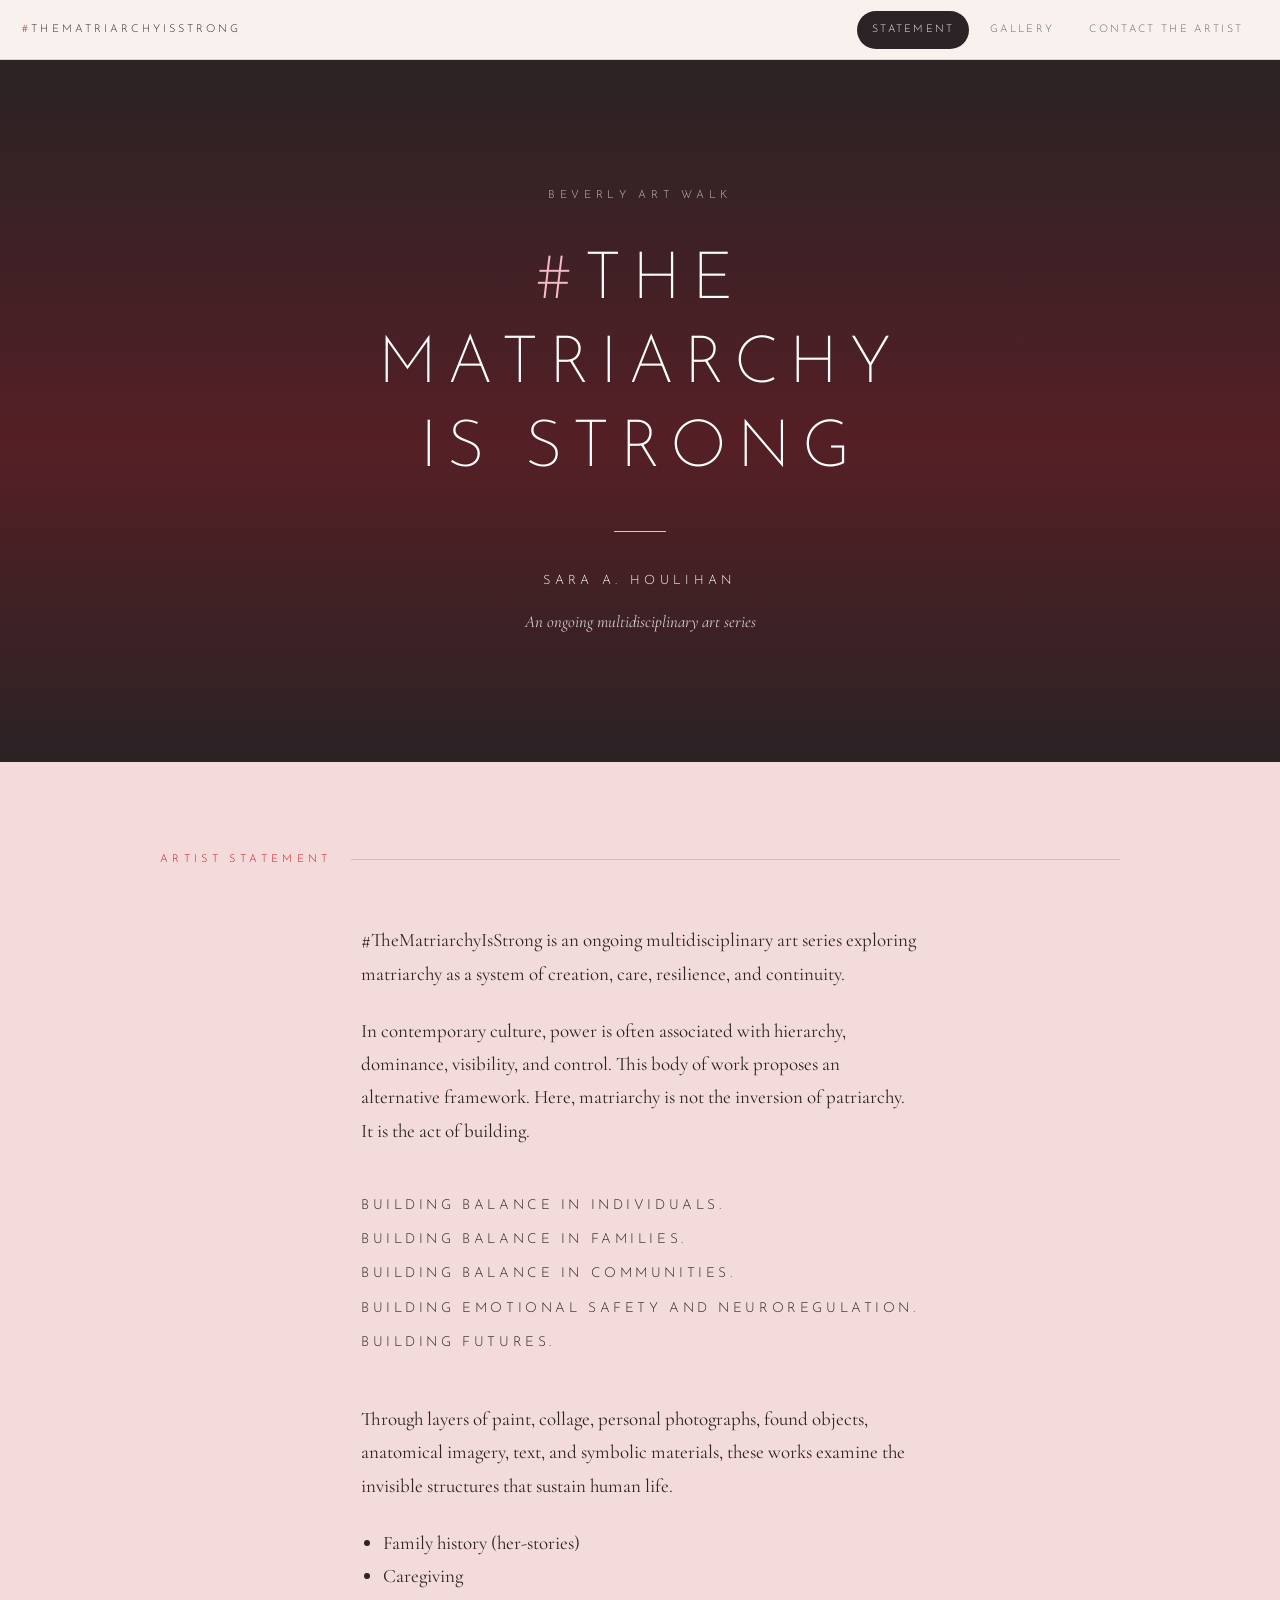
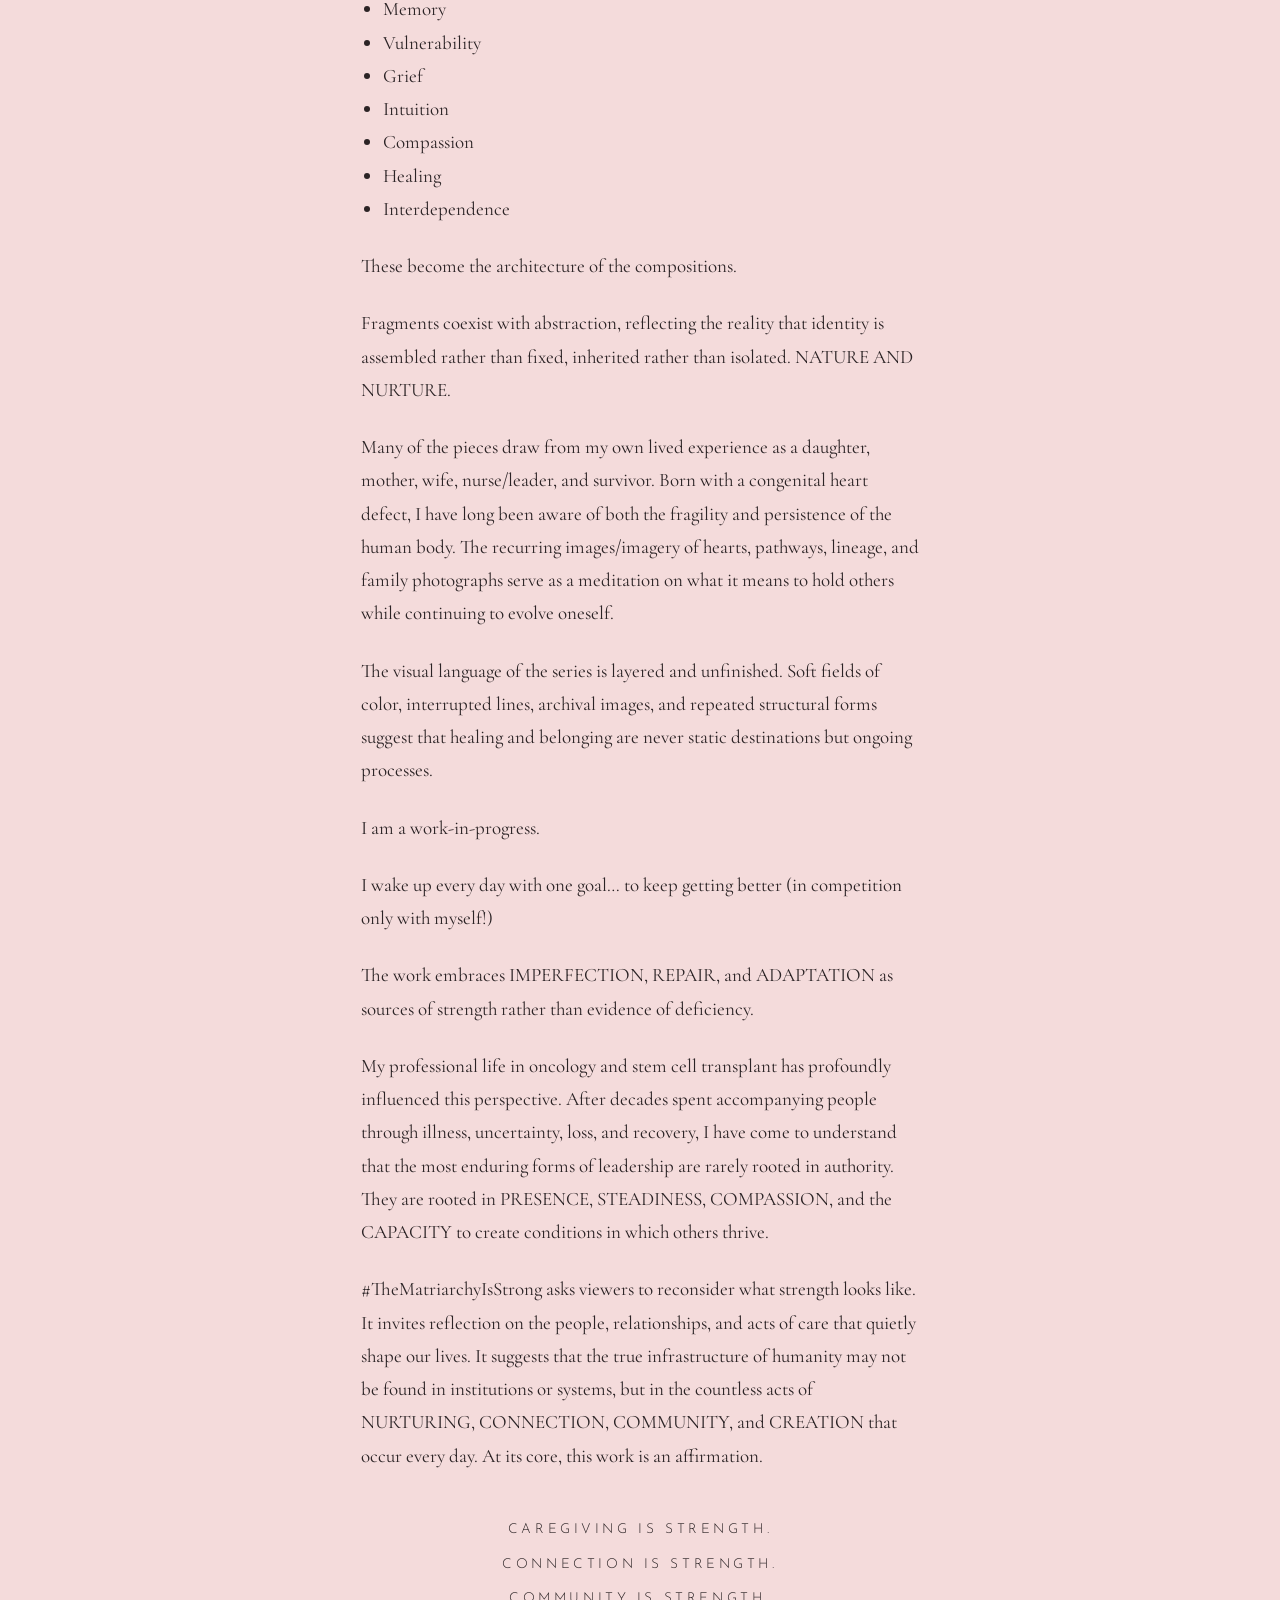
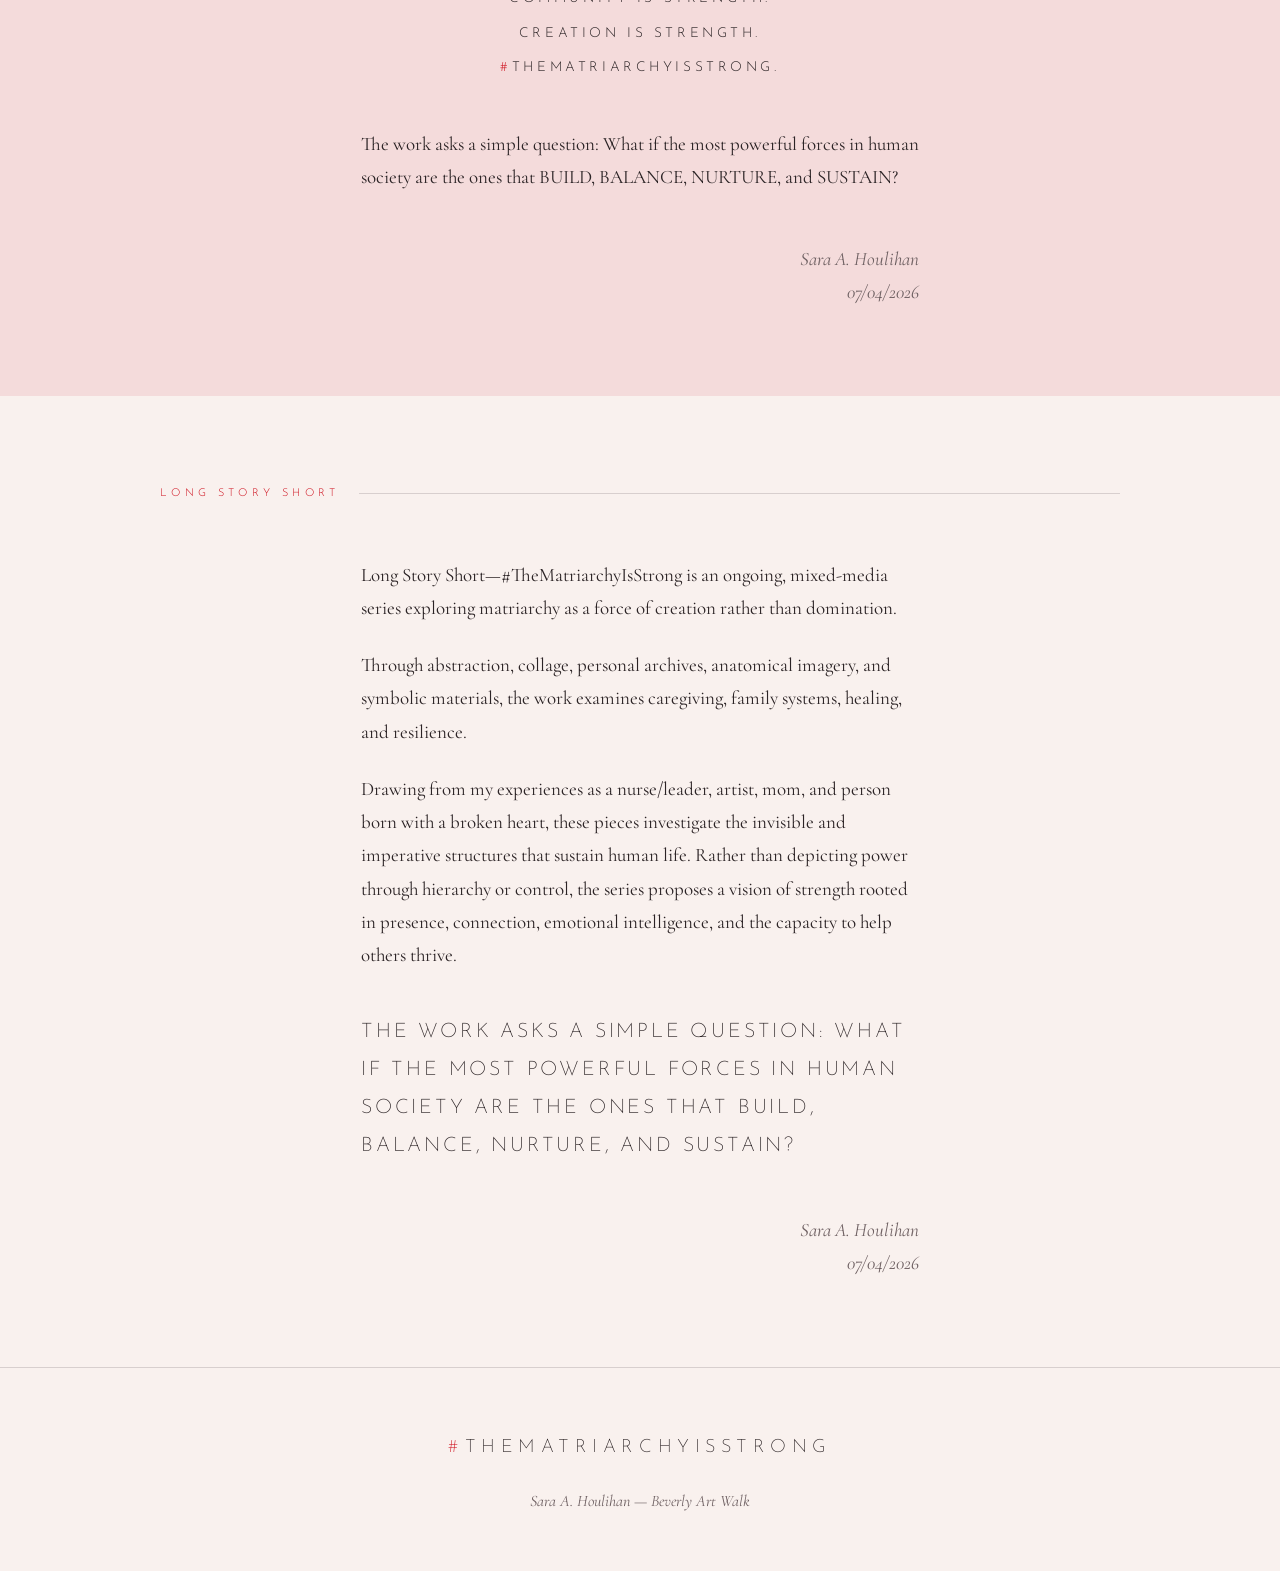
<file: index.html>
<!DOCTYPE html>
<html lang="en">
<head>
<meta charset="UTF-8">
<meta name="viewport" content="width=device-width, initial-scale=1.0, viewport-fit=cover">
<title>#TheMatriarchyIsStrong — Sara A. Houlihan — Beverly Art Walk</title>
<link rel="preconnect" href="https://fonts.googleapis.com">
<link rel="preconnect" href="https://fonts.gstatic.com" crossorigin>
<link href="https://fonts.googleapis.com/css2?family=Josefin+Sans:wght@200;300;400&family=Cormorant+Garamond:ital,wght@0,400;0,500;1,400&display=swap" rel="stylesheet">
<link rel="stylesheet" href="css/style.css">
</head>
<body>

<nav aria-label="Site">
  <span class="mark"><em>#</em>TheMatriarchyIsStrong</span>
  <div class="tabs" role="tablist" aria-label="Site sections">
    <button type="button" role="tab" id="tab-statement-btn" aria-selected="true" aria-controls="panel-statement" class="active" onclick="showTab('statement')">Statement</button>
    <button type="button" role="tab" id="tab-gallery-btn" aria-selected="false" aria-controls="panel-gallery" onclick="showTab('gallery')">Gallery</button>
    <button type="button" role="tab" id="tab-contact-btn" aria-selected="false" aria-controls="panel-contact" class="contact-btn" onclick="showTab('contact')"><span class="long">Contact the Artist</span><span class="short">Contact</span></button>
  </div>
</nav>

<!-- ================= STATEMENT PANEL ================= -->
<div class="panel active" id="panel-statement" role="tabpanel" aria-labelledby="tab-statement-btn">

  <header class="hero">
    <div class="hero-bg" aria-hidden="true">
      <div class="hero-bg-layer" style="background-image:url(images/hero/hero-01.jpg);animation-delay:0s"></div>
      <div class="hero-bg-layer" style="background-image:url(images/hero/hero-02.jpg);animation-delay:5s"></div>
      <div class="hero-bg-layer" style="background-image:url(images/hero/hero-03.jpg);animation-delay:10s"></div>
      <div class="hero-bg-layer" style="background-image:url(images/hero/hero-04.jpg);animation-delay:15s"></div>
      <div class="hero-bg-layer" style="background-image:url(images/hero/hero-05.jpg);animation-delay:20s"></div>
      <div class="hero-bg-layer" style="background-image:url(images/hero/hero-06.jpg);animation-delay:25s"></div>
      <div class="hero-bg-layer" style="background-image:url(images/hero/hero-07.jpg);animation-delay:30s"></div>
      <div class="hero-bg-layer" style="background-image:url(images/hero/hero-08.jpg);animation-delay:35s"></div>
      <div class="hero-bg-layer" style="background-image:url(images/hero/hero-09.jpg);animation-delay:40s"></div>
    </div>
    <div class="hero-scrim" aria-hidden="true"></div>
    <div class="hero-content">
      <p class="eyebrow">Beverly Art Walk</p>
      <h1><span class="hash">#</span>The Matriarchy Is&nbsp;Strong</h1>
      <div class="rule" aria-hidden="true"></div>
      <p class="byline">Sara A. Houlihan</p>
      <p class="venue">An ongoing multidisciplinary art series</p>
    </div>
  </header>

  <!-- ================= ARTIST STATEMENT (verbatim from Matriarchy is Strong.txt) ================= -->
  <section id="statement-text">
    <div class="shell">
      <p class="section-label">Artist Statement</p>
      <div class="prose reveal">
        <p>#TheMatriarchyIsStrong is an ongoing multidisciplinary art series exploring matriarchy as a system of creation, care, resilience, and continuity.</p>
        <p>In contemporary culture, power is often associated with hierarchy, dominance, visibility, and control. This body of work proposes an alternative framework. Here, matriarchy is not the inversion of patriarchy. It is the act of building.</p>
        <ul class="litany">
          <li>BUILDING BALANCE IN INDIVIDUALS.</li>
          <li>BUILDING BALANCE IN FAMILIES.</li>
          <li>BUILDING BALANCE IN COMMUNITIES.</li>
          <li>BUILDING EMOTIONAL SAFETY AND NEUROREGULATION.</li>
          <li>BUILDING FUTURES.</li>
        </ul>
        <p>Through layers of paint, collage, personal photographs, found objects, anatomical imagery, text, and symbolic materials, these works examine the invisible structures that sustain human life.</p>
        <ul class="plain">
          <li>Family history (her-stories)</li>
          <li>Caregiving</li>
          <li>Memory</li>
          <li>Vulnerability</li>
          <li>Grief</li>
          <li>Intuition</li>
          <li>Compassion</li>
          <li>Healing</li>
          <li>Interdependence</li>
        </ul>
        <p>These become the architecture of the compositions.</p>
        <p>Fragments coexist with abstraction, reflecting the reality that identity is assembled rather than fixed, inherited rather than isolated. NATURE AND NURTURE.</p>
        <p>Many of the pieces draw from my own lived experience as a daughter, mother, wife, nurse/leader, and survivor. Born with a congenital heart defect, I have long been aware of both the fragility and persistence of the human body. The recurring images/imagery of hearts, pathways, lineage, and family photographs serve as a meditation on what it means to hold others while continuing to evolve oneself.</p>
        <p>The visual language of the series is layered and unfinished. Soft fields of color, interrupted lines, archival images, and repeated structural forms suggest that healing and belonging are never static destinations but ongoing processes.</p>
        <p>I am a work-in-progress.</p>
        <p>I wake up every day with one goal&hellip; to keep getting better (in competition only with myself!)</p>
        <p>The work embraces IMPERFECTION, REPAIR, and ADAPTATION as sources of strength rather than evidence of deficiency.</p>
        <p>My professional life in oncology and stem cell transplant has profoundly influenced this perspective. After decades spent accompanying people through illness, uncertainty, loss, and recovery, I have come to understand that the most enduring forms of leadership are rarely rooted in authority. They are rooted in PRESENCE, STEADINESS, COMPASSION, and the CAPACITY to create conditions in which others thrive.</p>
        <p>#TheMatriarchyIsStrong asks viewers to reconsider what strength looks like. It invites reflection on the people, relationships, and acts of care that quietly shape our lives. It suggests that the true infrastructure of humanity may not be found in institutions or systems, but in the countless acts of NURTURING, CONNECTION, COMMUNITY, and CREATION that occur every day. At its core, this work is an affirmation.</p>
        <ul class="affirmation">
          <li>CAREGIVING IS STRENGTH.</li>
          <li>CONNECTION IS STRENGTH.</li>
          <li>COMMUNITY IS STRENGTH.</li>
          <li>CREATION IS STRENGTH.</li>
          <li><span class="hash">#</span>TheMatriarchyIsStrong.</li>
        </ul>
        <p>The work asks a simple question: What if the most powerful forces in human society are the ones that BUILD, BALANCE, NURTURE, and SUSTAIN?</p>
        <p class="signature">Sara A. Houlihan<br>07/04/2026</p>
      </div>
    </div>
  </section>

  <!-- ================= LONG STORY SHORT (verbatim) ================= -->
  <section id="about">
    <div class="shell">
      <p class="section-label">Long Story Short</p>
      <div class="prose reveal">
        <p>Long Story Short&mdash;#TheMatriarchyIsStrong is an ongoing, mixed-media series exploring matriarchy as a force of creation rather than domination.</p>
        <p>Through abstraction, collage, personal archives, anatomical imagery, and symbolic materials, the work examines caregiving, family systems, healing, and resilience.</p>
        <p>Drawing from my experiences as a nurse/leader, artist, mom, and person born with a broken heart, these pieces investigate the invisible and imperative structures that sustain human life. Rather than depicting power through hierarchy or control, the series proposes a vision of strength rooted in presence, connection, emotional intelligence, and the capacity to help others thrive.</p>
        <p class="lss-question">The work asks a simple question: What if the most powerful forces in human society are the ones that build, balance, nurture, and sustain?</p>
        <p class="signature">Sara A. Houlihan<br>07/04/2026</p>
      </div>
    </div>
  </section>

</div>

<!-- ================= GALLERY PANEL ================= -->
<div class="panel" id="panel-gallery" role="tabpanel" aria-labelledby="tab-gallery-btn">
  <section id="gallery">
    <div class="shell">
      <p class="section-label">#TheMatriarchyIsStrong series &mdash; by Sara A. Houlihan</p>

      <article class="work reveal">
        <figure>
          <div class="frame"><img src="images/works/family-is-matriarchy.jpg" alt="Family is Matriarchy — mixed-media canvas in periwinkle blue, pink, cream, and purple with a colorized family photograph, puzzle piece, dried flowers, and an upside-down US mail stamp" loading="lazy"></div>
          <figcaption>
            <div>
              <p class="no">No. 1</p>
              <h3>Family is Matriarchy <span style="text-transform:none;letter-spacing:.06em;font-style:italic;">(in French: La famille est un matriarcat)</span> &mdash; pink</h3>
            </div>
            <span class="swatch" style="background:#F4BAC8" title="pink" aria-label="Colorway: pink"></span>
            <div class="meta">
              <p>Aunt Helen, Uncle Buster, and Mamie (Grandma Mary Ann)</p>
              <p class="dims">Unframed 20.5&rdquo; &times; 16.25&rdquo;</p>
              <p>Canvas with permanent markers, watercolors, acrylic paints, stickers, colorized family photograph, dried flowers, a puzzle piece from Yoko Ono&rsquo;s interactive exhibit at the MCA, 2026, geology paper tape, and a US mail stamp (upside down, indicating I LOVE YOU). Periwinkle blue, pink, cream, and purple.</p>
              <p class="dedication">For Scott, Karen, Turner, and Claire Perkins</p>
            </div>
          </figcaption>
        </figure>
      </article>

      <article class="work reveal">
        <figure>
          <div class="frame"><img src="images/works/partnership-is-matriarchy.jpg" alt="Partnership is Matriarchy — pale blue mixed-media canvas with a black-and-white family photo of a couple, paper tape, tulip fields, and an upside-down US stamp" loading="lazy"></div>
          <figcaption>
            <div>
              <p class="no">No. 2</p>
              <h3>Partnership is Matriarchy <span style="text-transform:none;letter-spacing:.06em;font-style:italic;">(in German: Partnerschaft ist Matriarchat)</span> &mdash; pale purple</h3>
            </div>
            <span class="swatch" style="background:#CBB8D9" title="pale purple" aria-label="Colorway: pale purple"></span>
            <div class="meta">
              <p>Grandpa Dale and Grandma Mary Lou</p>
              <p class="dims">Unframed 20.5&rdquo; &times; 16.25&rdquo;</p>
              <p>Canvas with permanent markers, watercolor, acrylic paint, black-and-white family photo, paper tape, tulip fields, and an upside-down US stamp.</p>
              <p class="dedication">For Cameron</p>
            </div>
          </figcaption>
        </figure>
      </article>

      <article class="work reveal">
        <figure>
          <div class="frame"><img src="images/works/caregiving-is-matriarchy.jpg" alt="Caregiving is Matriarchy — pink and orange mixed-media collage with a family photo, magazine cutouts, and a monarch butterfly" loading="lazy"></div>
          <figcaption>
            <div>
              <p class="no">No. 3</p>
              <h3>Caregiving is Matriarchy <span style="text-transform:none;letter-spacing:.06em;font-style:italic;">(in Japanese: &#12465;&#12450;&#65288;&#20171;&#35703;&#12539;&#19990;&#35441;&#65289;&#12399;&#27597;&#27177;&#21046;&#12391;&#12354;&#12427;&#12290;)</span> &mdash; orange or pink orange</h3>
              <p style="margin-top:.7rem;font-family:'Cormorant Garamond',serif;font-style:italic;color:var(--ink-soft);">Subtitle: The matriarchy welcomes you&mdash;we&rsquo;re glad you are here (finally).</p>
            </div>
            <span class="swatch" style="background:#F39005" title="orange or pink orange" aria-label="Colorway: orange or pink orange"></span>
            <div class="meta">
              <p>Babysitter Bev</p>
              <p class="dims">Unframed 20&rdquo; &times; 16&rdquo;</p>
              <p>Poster board, pen, permanent marker, oil pastels, chalk, acrylic, watercolor, family photo (courtesy of Lisa Harvey), magazine cutouts, and a monarch butterfly (found on my front porch).</p>
              <p class="dedication">For Bev</p>
            </div>
          </figcaption>
        </figure>
      </article>

      <article class="work reveal">
        <figure>
          <div class="frame"><img src="images/works/theres-a-song-in-my-heart-for-you-mom.jpg" alt="There's a Song in My Heart For You Mom — framed shadow box with a paper bird carrying a red feather over #TheMatriarchyIsStrong lettering" loading="lazy"></div>
          <figcaption>
            <div>
              <p class="no">No. 3.5</p>
              <h3>There&rsquo;s a Song in My Heart For You Mom</h3>
            </div>
            <div class="meta">
              <p class="dims">Framed shadow box 10.5&rdquo; &times; 8.25&rdquo;</p>
              <p>Watercolor paper, watercolor, acrylic, oil paint, paper tape, and a gift from the artist&rsquo;s son, circa 2009.</p>
              <p class="dedication">For me</p>
            </div>
          </figcaption>
        </figure>
      </article>

      <article class="work reveal">
        <figure>
          <div class="frame"><img src="images/works/mom-in-bloom.jpg" alt="MOM IN BLOOM — mixed-media collage with a pink lotus, the words Unconditional Love, Bloom, and So Loved, and a photo of the artist's mom" loading="lazy"></div>
          <figcaption>
            <div>
              <p class="no">No. 4</p>
              <h3>MOM IN BLOOM &mdash; Accountability and Unconditional Love is Matriarchy <span style="text-transform:none;letter-spacing:.06em;font-style:italic;">(in Bulgarian: &#1054;&#1090;&#1075;&#1086;&#1074;&#1086;&#1088;&#1085;&#1086;&#1089;&#1090;&#1090;&#1072; &#1080; &#1073;&#1077;&#1079;&#1091;&#1089;&#1083;&#1086;&#1074;&#1085;&#1072;&#1090;&#1072; &#1083;&#1102;&#1073;&#1086;&#1074; &#1089;&#1072; &#1084;&#1072;&#1090;&#1088;&#1080;&#1072;&#1088;&#1093;&#1072;&#1090;)</span> &mdash; pale yellow</h3>
            </div>
            <span class="swatch" style="background:#F2E3B3" title="pale yellow" aria-label="Colorway: pale yellow"></span>
            <div class="meta">
              <p>Sue Sue and Sofia</p>
              <p class="dims">Unframed 24&rdquo; &times; 16&rdquo;</p>
              <p>Foam board (CPH marathon sign, 2026), acrylic paint, family photo of the artist&rsquo;s mom, collage, stickers, Bloom Magazine business card, and Sofia photo courtesy of Eddie Houlihan.</p>
              <p>The St. Sofia sculpture was installed in Sofia, Bulgaria, Dec. 25&ndash;27, 2000, in the location once occupied by a statue of Lenin.</p>
              <p>St. Sofia was considered too pagan for the Orthodox Church to be associated with Sophia of Rome.</p>
              <p>Sofia = wisdom<br>Adorned with symbols of Power (crown), Fame (wreath), and Wisdom (owl)</p>
              <p class="dedication">For Eddie</p>
            </div>
          </figcaption>
        </figure>
      </article>

      <article class="work reveal">
        <figure>
          <div class="frame"><img src="images/works/power-couples-are-matriarchy.jpg" alt="Power Couples are Matriarchy — dark turquoise and green abstract painting of two rounded forms" loading="lazy"></div>
          <figcaption>
            <div>
              <p class="no">No. 5</p>
              <h3>Power Couples are Matriarchy <span style="text-transform:none;letter-spacing:.06em;font-style:italic;">(in Hindi: &#2346;&#2366;&#2357;&#2352; &#2325;&#2346;&#2354;&#2381;&#2360; &#2350;&#2375;&#2306; &#2350;&#2361;&#2367;&#2354;&#2366;&#2323;&#2306; &#2325;&#2366; &#2357;&#2352;&#2381;&#2330;&#2360;&#2381;&#2357; &#2361;&#2379;&#2340;&#2366; &#2361;&#2376;&#2404;)</span> &mdash; dark turquoise</h3>
            </div>
            <span class="swatch" style="background:#2E5D5B" title="dark turquoise" aria-label="Colorway: dark turquoise"></span>
            <div class="meta">
              <p class="dedication">For Jayesh and Seema</p>
              <p class="dims">Unframed 20&rdquo; &times; 16&rdquo;</p>
              <p>Poster board (protest sign), acrylic paint, permanent marker, oil paint, and lots of love and respect.</p>
            </div>
          </figcaption>
        </figure>
      </article>

      <article class="work reveal">
        <figure>
          <div class="frame"><img src="images/works/leadership-is-matriarchy.jpg" alt="Leadership is Matriarchy — abstract painting in ox blood red, deep blue, and mustard yellow with a wax seal" loading="lazy"></div>
          <figcaption>
            <div>
              <p class="no">No. 6</p>
              <h3>Leadership is Matriarchy <span style="text-transform:none;letter-spacing:.06em;font-style:italic;">(in Arabic: &#1575;&#1604;&#1602;&#1610;&#1575;&#1583;&#1577; &#1607;&#1610; &#1606;&#1592;&#1575;&#1605; &#1571;&#1605;&#1608;&#1605;&#1610;)</span> &mdash; mustard yellow</h3>
            </div>
            <span class="swatch" style="background:#D9A222" title="mustard yellow" aria-label="Colorway: mustard yellow"></span>
            <div class="meta">
              <p class="dedication">For the Cancer Center</p>
              <p class="dims">Unframed 18&rdquo; &times; 12&rdquo;</p>
              <p>Poster board, acrylic paint, watercolors, and a wax seal.</p>
            </div>
          </figcaption>
        </figure>
      </article>

      <article class="work reveal">
        <figure>
          <div class="frame"><img src="images/works/power-couples-are-matriarchy-2.jpg" alt="Power Couples are Matriarchy — deep ox blood red square canvas with a golden yellow figure" loading="lazy"></div>
          <figcaption>
            <div>
              <p class="no">No. 7</p>
              <h3>Power Couples are Matriarchy <span style="text-transform:none;letter-spacing:.06em;font-style:italic;">(in Irish: Is maitriarcacht iad l&aacute;n&uacute;ineacha cumhachta)</span> &mdash; ox blood</h3>
            </div>
            <span class="swatch" style="background:#7A1E17" title="ox blood" aria-label="Colorway: ox blood"></span>
            <div class="meta">
              <p class="dedication">For Keenan</p>
              <p class="dims">Unframed 24&rdquo; &times; 24&rdquo;</p>
              <p>Canvas, acrylic paint, permanent marker, oil pastels, and watercolors.</p>
            </div>
          </figcaption>
        </figure>
      </article>

      <article class="work reveal">
        <figure>
          <div class="frame"><img src="images/works/power-4-is-matriarchy.jpg" alt="Power 4 is Matriarchy — four watercolor tourmaline stones in soft pink, mauve, and green in a pink frame" loading="lazy"></div>
          <figcaption>
            <div>
              <p class="no">No. 8</p>
              <h3>Power 4 is Matriarchy</h3>
            </div>
            <div class="meta">
              <p class="dedication">For SAH, EPH, CPH, and KMH</p>
              <p class="dims">Framed 19.75&rdquo; &times; 13&rdquo;</p>
              <p>Watercolor paper and watercolor.</p>
              <p>Inspired by a trip to the Peabody Museum of Archaeology and Ethnology at Harvard University, Cambridge, Massachusetts, October 7, 2025.</p>
            </div>
          </figcaption>
        </figure>
      </article>

    </div>
  </section>
</div>

<!-- ================= CONTACT / ABOUT THE ARTIST PANEL ================= -->
<div class="panel" id="panel-contact" role="tabpanel" aria-labelledby="tab-contact-btn">
  <section id="contact">
    <div class="shell">
      <p class="section-label">About the Artist</p>

      <div class="artist">
        <figure class="portrait">
          <img src="images/sara-portrait.jpg" alt="Portrait of Sara A. Houlihan smiling outdoors in a navy dress, autumn trees behind her" width="800" height="800">
          <figcaption>Sara A. Houlihan</figcaption>
        </figure>

        <div class="about-text">
          <div class="intro">
            <h2>Sara A. Houlihan</h2>
            <p class="creds">MA, BSN, BMT-CN</p>
            <p class="roles">Artist, connector, coach, leader, nurse, and bioethicist</p>
          </div>
          <div class="bio">
            <p>Sara was born in Lafayette, Indiana, and grew up in Plymouth, Indiana. She has called Chicago home for 26 years, and has spent nearly three decades of her career in oncology and stem cell transplant care.</p>
            <p>She started as a bone marrow transplant nurse at University of Iowa Health Care in 1997, then moved to New York City in 1999 to work as a Clinical Nurse II at Memorial Sloan Kettering Cancer Center.</p>
            <p>In 2000 she came to Chicago and joined Northwestern Memorial Hospital as a radiation nurse, then spent a decade as a nurse coordinator for stem cell transplant. From 2011 to 2023 she served as administrator of Northwestern Medicine&rsquo;s Stem Cell Transplant Program, followed by two years as a nursing manager at UChicago Medicine. In 2025 she returned to Northwestern Medicine as a nurse leader.</p>
            <p>Outside the hospital, Sara hosts conversations on the Nurse Mom Pod Squad podcast, available on Spotify.</p>
            <p>Decades of walking with patients and families through illness, uncertainty, loss, and recovery shaped the belief at the heart of #TheMatriarchyIsStrong: that real strength lives in presence, care, and the people who build and sustain us.</p>
          </div>
        </div>
      </div>

      <div class="contact-card">
        <div class="rule" aria-hidden="true"></div>
        <p class="lead">For inquiries about the series, available works, or exhibitions, reach out to Sara directly.</p>
        <a class="email" href="mailto:houlihansara@gmail.com">houlihansara@gmail.com</a>
        <div class="actions">
          <a class="pill solid" href="mailto:houlihansara@gmail.com?subject=%23TheMatriarchyIsStrong">Email Sara</a>
          <a class="pill line" href="https://www.linkedin.com/in/sara-houlihan-ma-bsn-bmt-cn-b4b3bb2b7/" target="_blank" rel="noopener">LinkedIn</a>
        </div>
      </div>
    </div>
  </section>
</div>

<footer>
  <p class="hashline"><span class="hash">#</span>TheMatriarchyIsStrong</p>
  <p class="credit">Sara A. Houlihan &mdash; Beverly Art Walk</p>
</footer>

<script src="js/main.js"></script>
</body>
</html>
</file>
<file: css/style.css>
:root{
    --paper:#F9F1EE;
    --rose:#F4DBDB;
    --blush:#F4BAC8;
    --ink:#2B2325;
    --ink-soft:#6E6062;
    --carmine:#CE101D;
    --hairline:rgba(43,35,37,.16);
    --measure:62ch;
    --nav-h:60px;
  }
  *{margin:0;padding:0;box-sizing:border-box}
  html{scroll-behavior:smooth;-webkit-text-size-adjust:100%}
  @media (prefers-reduced-motion: reduce){
    html{scroll-behavior:auto}
    *,*::before,*::after{animation:none!important;transition:none!important}
  }
  html,body{overflow-x:hidden;width:100%}
  body{
    background:var(--paper);
    color:var(--ink);
    font-family:'Cormorant Garamond',serif;
    font-size:19px;
    line-height:1.75;
    -webkit-font-smoothing:antialiased;
  }
  img{max-width:100%}
  ::selection{background:var(--blush);color:var(--ink)}

  /* ---------- nav ---------- */
  nav{
    position:fixed;top:0;left:0;right:0;z-index:30;
    height:calc(var(--nav-h) + env(safe-area-inset-top));
    display:flex;justify-content:space-between;align-items:center;
    padding:0 1.4rem;
    padding-top:env(safe-area-inset-top);
    background:color-mix(in srgb, var(--paper) 90%, transparent);
    backdrop-filter:blur(10px);
    border-bottom:1px solid var(--hairline);
  }
  nav .mark{
    font-family:'Josefin Sans',sans-serif;font-weight:300;
    font-size:.68rem;letter-spacing:.28em;text-transform:uppercase;
    color:var(--ink);text-decoration:none;white-space:nowrap;
    overflow:hidden;text-overflow:ellipsis;
  }
  nav .mark em{font-style:normal;color:var(--carmine)}
  .tabs{display:flex;gap:.4rem;list-style:none;flex:none}
  .tabs button{
    font-family:'Josefin Sans',sans-serif;font-weight:300;
    font-size:.66rem;letter-spacing:.22em;text-transform:uppercase;
    color:var(--ink-soft);background:none;border:none;cursor:pointer;
    padding:.6rem .9rem;border-radius:999px;
    -webkit-tap-highlight-color:transparent;
    transition:color .25s,background .25s;
    min-height:38px;
  }
  .tabs button.active{color:var(--paper);background:var(--ink)}
  .tabs button:not(.active):hover,.tabs button:not(.active):focus-visible{color:var(--carmine)}
  button:focus-visible,a:focus-visible{outline:2px solid var(--carmine);outline-offset:3px}
  @media(max-width:640px){
    nav{padding:0 .8rem}
    nav .mark{font-size:.56rem;letter-spacing:.16em;max-width:40vw}
    .tabs button{font-size:.6rem;letter-spacing:.14em;padding:.55rem .7rem}
  }

  /* ---------- panels ---------- */
  .panel{display:none}
  .panel.active{display:block;animation:panelIn .5s ease}
  @keyframes panelIn{from{opacity:0}to{opacity:1}}

  /* ---------- hero (statement tab) ---------- */
  .hero{
    position:relative;
    margin-top:calc(var(--nav-h) + env(safe-area-inset-top));
    min-height:78svh;
    display:flex;flex-direction:column;justify-content:center;align-items:center;
    text-align:center;padding:3rem 1.5rem;
    overflow:hidden;
    background:var(--ink);
  }
  .hero-bg{position:absolute;inset:0;overflow:hidden}
  .hero-bg-layer{
    position:absolute;inset:0;
    background-size:cover;background-position:center;
    opacity:0;
    animation:heroFade 45s infinite;
    will-change:opacity;
  }
  @keyframes heroFade{
    0%{opacity:0}
    2%{opacity:.82}
    9%{opacity:.82}
    12%{opacity:0}
    100%{opacity:0}
  }
  .hero-scrim{
    position:absolute;inset:0;
    background:linear-gradient(180deg, rgba(43,35,37,.28) 0%, rgba(180,24,38,.3) 55%, rgba(43,35,37,.58) 100%);
  }
  .hero-content{position:relative;z-index:2;color:#fff}
  .hero .eyebrow{
    font-family:'Josefin Sans',sans-serif;font-weight:300;
    font-size:.7rem;letter-spacing:.42em;text-transform:uppercase;
    color:rgba(255,255,255,.72);margin-bottom:2.2rem;
  }
  .hero h1{
    font-family:'Josefin Sans',sans-serif;font-weight:200;
    text-transform:uppercase;
    font-size:clamp(1.7rem,6.4vw,4.1rem);
    letter-spacing:.16em;line-height:1.28;
    max-width:16ch;
    overflow-wrap:break-word;
  }
  .hero h1 .hash{color:var(--blush)}
  .hero .rule{
    width:52px;height:1px;background:var(--blush);margin:2.4rem auto;
  }
  .hero .byline{
    font-family:'Josefin Sans',sans-serif;font-weight:300;
    font-size:.8rem;letter-spacing:.34em;text-transform:uppercase;
  }
  .hero .venue{
    font-style:italic;color:rgba(255,255,255,.78);margin-top:.9rem;font-size:1.05rem;
  }
  @media(max-width:640px){
    .hero{min-height:62svh;padding:2.4rem 1.1rem}
    .hero .eyebrow{margin-bottom:1.5rem}
    .hero .rule{margin:1.8rem auto}
  }

  /* ---------- shared section shell ---------- */
  section{padding:5.5rem 1.5rem}
  .shell{max-width:960px;margin:0 auto}
  .section-label{
    font-family:'Josefin Sans',sans-serif;font-weight:300;
    font-size:.68rem;letter-spacing:.4em;text-transform:uppercase;
    color:var(--carmine);
    display:flex;align-items:center;gap:1.2rem;margin-bottom:3.4rem;
  }
  .section-label::after{content:"";flex:1;height:1px;background:var(--hairline)}

  /* ---------- statement ---------- */
  #statement-text{background:var(--rose)}
  .prose{max-width:var(--measure);margin:0 auto}
  .prose p{margin-bottom:1.5rem}
  .prose p:last-child{margin-bottom:0}
  .litany{
    font-family:'Josefin Sans',sans-serif;font-weight:300;
    text-transform:uppercase;font-size:.86rem;letter-spacing:.26em;
    line-height:2.5;margin:2.6rem 0;list-style:none;
  }
  .prose ul.plain{margin:1.5rem 0 1.5rem 1.4rem}
  .affirmation{
    font-family:'Josefin Sans',sans-serif;font-weight:300;
    text-transform:uppercase;font-size:.86rem;letter-spacing:.26em;
    line-height:2.5;margin:2.6rem 0;list-style:none;text-align:center;
  }
  .affirmation .hash{color:var(--carmine)}
  .signature{margin-top:3rem;text-align:right;font-style:italic;color:var(--ink-soft)}
  .lss-question{
    font-family:'Josefin Sans',sans-serif;font-weight:200;
    text-transform:uppercase;letter-spacing:.14em;line-height:1.9;
    font-size:clamp(.95rem,2.2vw,1.25rem);
    margin:2.6rem 0 0;
  }

  /* ---------- gallery ---------- */
  #gallery{padding-top:calc(var(--nav-h) + env(safe-area-inset-top) + 3rem)}
  .gallery-intro{padding-bottom:0}
  .work{
    max-width:860px;margin:0 auto;padding:4rem 0;
    border-bottom:1px solid var(--hairline);
  }
  .work:last-of-type{border-bottom:none}
  .work figure{margin:0}
  .work .frame{
    background:#fff;
    padding:clamp(.7rem,2.5vw,1.6rem);
    box-shadow:0 1px 2px rgba(43,35,37,.06),0 14px 44px -18px rgba(43,35,37,.18);
  }
  .work img{display:block;width:100%;height:auto}
  .work figcaption{
    margin-top:2rem;
    display:grid;grid-template-columns:minmax(0,1fr) auto;gap:.4rem 2rem;
    align-items:start;
  }
  .work .no{
    font-family:'Josefin Sans',sans-serif;font-weight:300;
    font-size:.66rem;letter-spacing:.34em;color:var(--carmine);
    text-transform:uppercase;margin-bottom:.55rem;
  }
  .work h3{
    font-family:'Josefin Sans',sans-serif;font-weight:300;
    text-transform:uppercase;font-size:1.02rem;letter-spacing:.2em;
    line-height:1.7;max-width:34ch;
  }
  .work .swatch{
    width:28px;height:28px;border-radius:50%;
    border:1px solid var(--hairline);margin-top:1.3rem;flex:none;
  }
  .work .meta{grid-column:1/-1;margin-top:1rem;max-width:var(--measure)}
  .work .meta p{margin-bottom:.85rem}
  .work .meta p:last-child{margin-bottom:0}
  .work .dims{
    font-family:'Josefin Sans',sans-serif;font-weight:300;
    font-size:.68rem;letter-spacing:.24em;text-transform:uppercase;
    color:var(--ink-soft);
  }
  .work .dedication{font-style:italic;color:var(--ink-soft)}

  /* ---------- footer ---------- */
  footer{
    padding:4rem 1.5rem calc(3.5rem + env(safe-area-inset-bottom));text-align:center;
    border-top:1px solid var(--hairline);
  }
  footer .hashline{
    font-family:'Josefin Sans',sans-serif;font-weight:200;
    text-transform:uppercase;letter-spacing:.3em;
    font-size:clamp(.8rem,2.4vw,1.15rem);
  }
  footer .hashline .hash{color:var(--carmine)}
  footer .credit{margin-top:1.4rem;font-style:italic;color:var(--ink-soft);font-size:1rem}

  /* ---------- reveal on scroll ---------- */
  .reveal{opacity:0;transform:translateY(18px);transition:opacity .8s ease,transform .8s ease}
  .reveal.in{opacity:1;transform:none}
  @media (prefers-reduced-motion: reduce){.reveal{opacity:1;transform:none}}

  @media(max-width:640px){
    body{font-size:16.5px}
    section{padding:3.5rem 1.1rem}
    #gallery{padding-top:calc(var(--nav-h) + env(safe-area-inset-top) + 2rem)}
    .work{padding:2.8rem 0}
    .work figcaption{grid-template-columns:1fr}
    .work .swatch{margin-top:.4rem}
    .section-label{margin-bottom:2.2rem;font-size:.6rem;letter-spacing:.3em}
  }

  /* ---------- contact / about the artist ---------- */
  .tabs .short{display:none}
  #contact{padding-top:calc(var(--nav-h) + env(safe-area-inset-top) + 3rem)}
  .artist{
    display:grid;grid-template-columns:minmax(0,5fr) minmax(0,7fr);
    gap:clamp(2rem,5vw,4.5rem);align-items:start;
    max-width:900px;margin:0 auto;
  }
  .artist .portrait{
    background:#fff;padding:clamp(.6rem,2vw,1.1rem);
    box-shadow:0 1px 2px rgba(43,35,37,.06),0 14px 44px -18px rgba(43,35,37,.18);
    position:sticky;top:calc(var(--nav-h) + env(safe-area-inset-top) + 2rem);
  }
  .artist .portrait img{display:block;width:100%;height:auto;aspect-ratio:1/1;object-fit:cover}
  .artist .portrait figcaption{
    margin-top:.9rem;text-align:center;
    font-family:'Josefin Sans',sans-serif;font-weight:300;
    font-size:.62rem;letter-spacing:.3em;text-transform:uppercase;color:var(--ink-soft);
  }
  .artist h2{
    font-family:'Josefin Sans',sans-serif;font-weight:200;
    text-transform:uppercase;letter-spacing:.16em;line-height:1.35;
    font-size:clamp(1.4rem,3.4vw,2.1rem);
  }
  .artist .creds{
    font-family:'Josefin Sans',sans-serif;font-weight:300;
    font-size:.7rem;letter-spacing:.3em;text-transform:uppercase;
    color:var(--carmine);margin:.8rem 0 1.4rem;
  }
  .artist .roles{font-style:italic;color:var(--ink-soft);font-size:1.12rem;margin-bottom:2rem}
  .artist .bio p{margin-bottom:1.3rem}
  .artist .bio p:last-child{margin-bottom:0}
  .contact-card{
    background:var(--rose);margin-top:5rem;padding:clamp(2.4rem,6vw,4rem) 1.5rem;
    text-align:center;
  }
  .contact-card .rule{width:52px;height:1px;background:var(--carmine);margin:0 auto 2rem}
  .contact-card p.lead{font-style:italic;color:var(--ink-soft);font-size:1.12rem;max-width:40ch;margin:0 auto 1.6rem}
  .contact-card .email{
    display:inline-block;font-family:'Cormorant Garamond',serif;font-style:italic;
    font-size:clamp(1.35rem,4.2vw,2.2rem);color:var(--ink);text-decoration:none;
    border-bottom:1px solid var(--carmine);padding-bottom:.15rem;overflow-wrap:anywhere;
    transition:color .25s;
  }
  .contact-card .email:hover{color:var(--carmine)}
  .contact-card .actions{margin-top:2.2rem;display:flex;gap:.8rem;justify-content:center;flex-wrap:wrap}
  .pill{
    font-family:'Josefin Sans',sans-serif;font-weight:300;
    font-size:.66rem;letter-spacing:.22em;text-transform:uppercase;text-decoration:none;
    padding:.85rem 1.4rem;border-radius:999px;min-height:42px;display:inline-flex;align-items:center;
    transition:background .25s,color .25s,border-color .25s;
  }
  .pill.solid{background:var(--ink);color:var(--paper);border:1px solid var(--ink)}
  .pill.solid:hover{background:var(--carmine);border-color:var(--carmine)}
  .pill.line{color:var(--ink);border:1px solid var(--hairline)}
  .pill.line:hover{border-color:var(--carmine);color:var(--carmine)}
  @media(max-width:760px){
    .artist{grid-template-columns:1fr}
    .artist .portrait{position:static;max-width:340px;margin:0 auto;width:100%}
    .artist .intro{text-align:center}
  }
  @media(max-width:640px){
    #contact{padding-top:calc(var(--nav-h) + env(safe-area-inset-top) + 2rem)}
    .contact-card{margin-top:3.5rem}
  }
  @media(max-width:520px){
    .tabs{gap:.2rem}
    .tabs .long{display:none}
    .tabs .short{display:inline}
    .tabs button{padding:.5rem .55rem;letter-spacing:.1em}
    nav .mark{max-width:30vw}
  }
</file>
